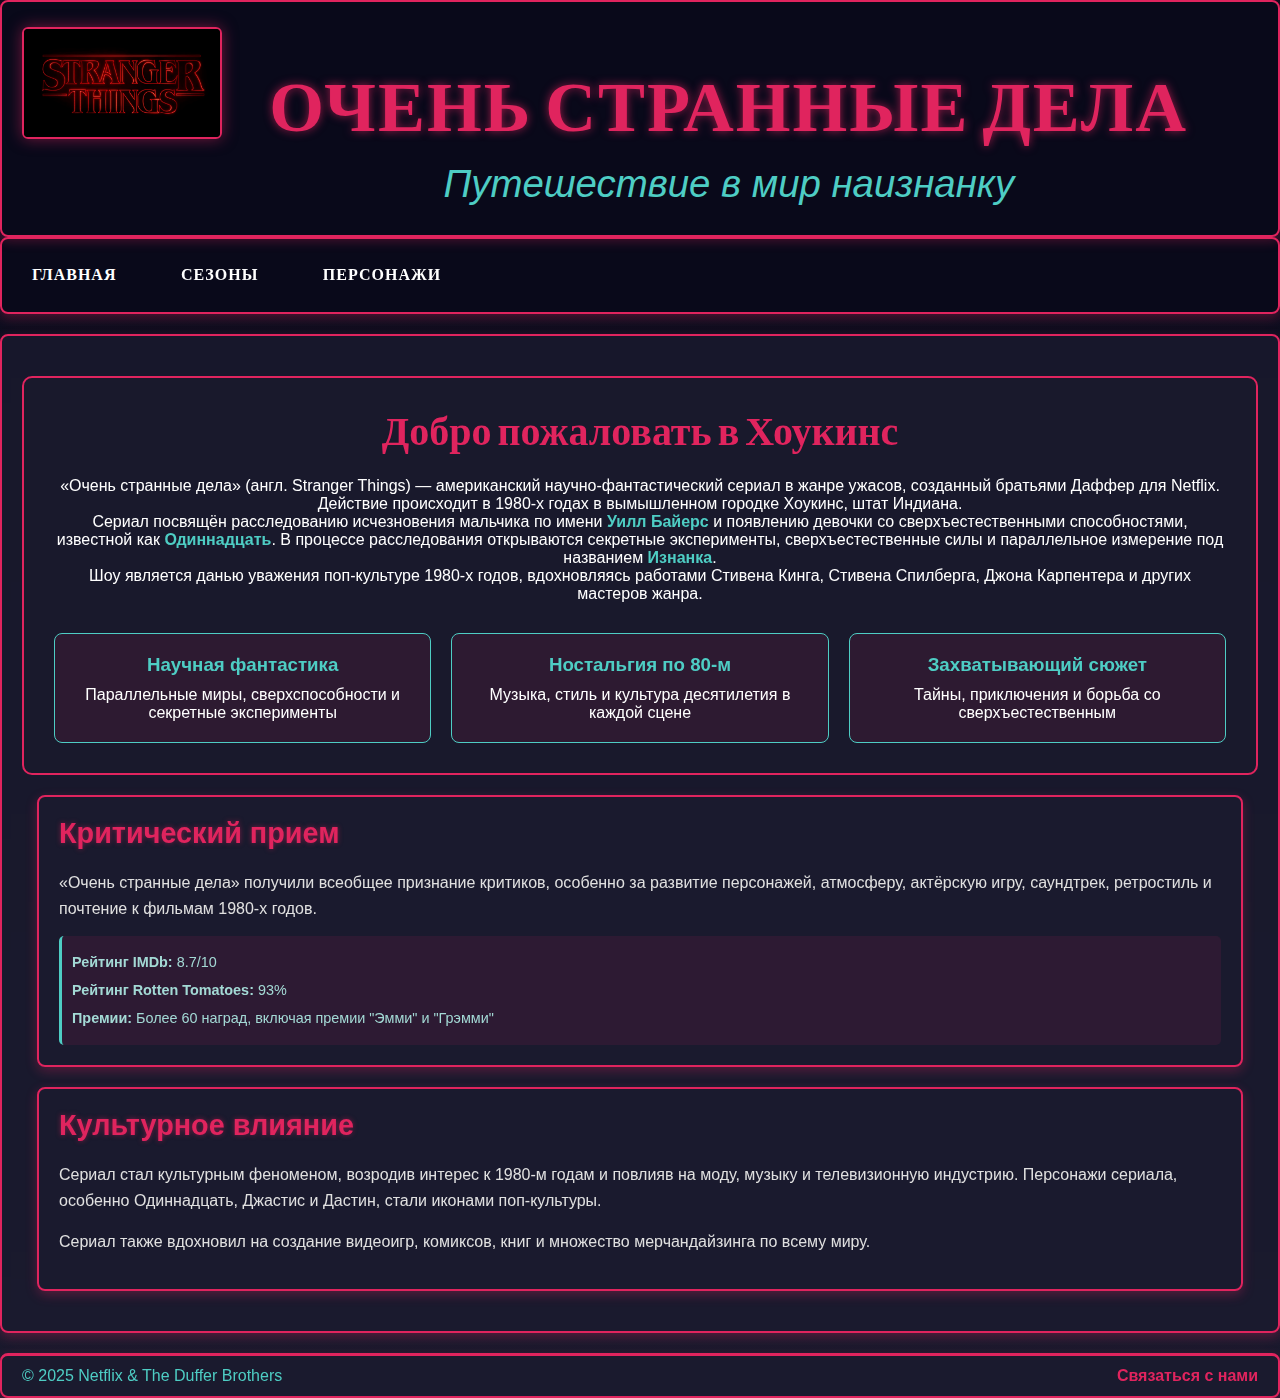
<file: index.html>
<!DOCTYPE html>
<html lang="ru">

<head>
    <meta charset="UTF-8">
    <meta name="viewport" content="width=device-width, initial-scale=1.0">
    <title>Очень странные дела - Главная</title>
    <link rel="stylesheet" href="style.css">
    <link href="https://fonts.googleapis.com/css2?family=Bebas+Neue&display=swap" rel="stylesheet">
</head>

<body>
    <header class="header">
        <div class="hover-underline">
            <img src="assets/stranger-logo.jpg" alt="Stranger Things Logo" class="header-image">
            <div class="header-text">
                <b>ОЧЕНЬ СТРАННЫЕ ДЕЛА</b>
                <p>Путешествие в мир наизнанку</p>
            </div>
        </div>
    </header>
    
    <nav class="top-menu">
        <ul class="animated-menu">
            <li><a href="index.html">Главная</a></li>
            <li><a href="seasons.html">Сезоны</a></li>
            <li><a href="characters.html">Персонажи</a></li>
        </ul>
    </nav>

    <div class="main">
        <div class="content_definition">
            <section class="intro-block">
                <h1>Добро пожаловать в Хоукинс</h1>
                <p>«Очень странные дела» (англ. Stranger Things) — американский научно-фантастический сериал в жанре ужасов, созданный братьями Даффер для Netflix. Действие происходит в 1980-х годах в вымышленном городке Хоукинс, штат Индиана.</p>
                
                <p>Сериал посвящён расследованию исчезновения мальчика по имени <span class="highlight">Уилл Байерс</span> и появлению девочки со сверхъестественными способностями, известной как <span class="highlight">Одиннадцать</span>. В процессе расследования открываются секретные эксперименты, сверхъестественные силы и параллельное измерение под названием <span class="highlight">Изнанка</span>.</p>
                
                <p>Шоу является данью уважения поп-культуре 1980-х годов, вдохновляясь работами Стивена Кинга, Стивена Спилберга, Джона Карпентера и других мастеров жанра.</p>
                
                <div class="features-grid">
                    <div class="feature-item">
                        <h3>Научная фантастика</h3>
                        <p>Параллельные миры, сверхспособности и секретные эксперименты</p>
                    </div>
                    <div class="feature-item">
                        <h3>Ностальгия по 80-м</h3>
                        <p>Музыка, стиль и культура десятилетия в каждой сцене</p>
                    </div>
                    <div class="feature-item">
                        <h3>Захватывающий сюжет</h3>
                        <p>Тайны, приключения и борьба со сверхъестественным</p>
                    </div>
                </div>
            </section>
            
            <section class="content-section">
                <h2>Критический прием</h2>
                <p>«Очень странные дела» получили всеобщее признание критиков, особенно за развитие персонажей, атмосферу, актёрскую игру, саундтрек, ретростиль и почтение к фильмам 1980-х годов.</p>
                
                <div class="season-info">
                    <p><strong>Рейтинг IMDb:</strong> 8.7/10</p>
                    <p><strong>Рейтинг Rotten Tomatoes:</strong> 93%</p>
                    <p><strong>Премии:</strong> Более 60 наград, включая премии "Эмми" и "Грэмми"</p>
                </div>
            </section>
            
            <section class="content-section">
                <h2>Культурное влияние</h2>
                <p>Сериал стал культурным феноменом, возродив интерес к 1980-м годам и повлияв на моду, музыку и телевизионную индустрию. Персонажи сериала, особенно Одиннадцать, Джастис и Дастин, стали иконами поп-культуры.</p>
                <p>Сериал также вдохновил на создание видеоигр, комиксов, книг и множество мерчандайзинга по всему миру.</p>
            </section>
        </div>
    </div>

    <footer class="footer">
        <p>&#169; 2025 Netflix & The Duffer Brothers</p>
        <a href="mailto:info@strangerthings.com">Связаться с нами</a>
    </footer>
</body>
</html>
</file>
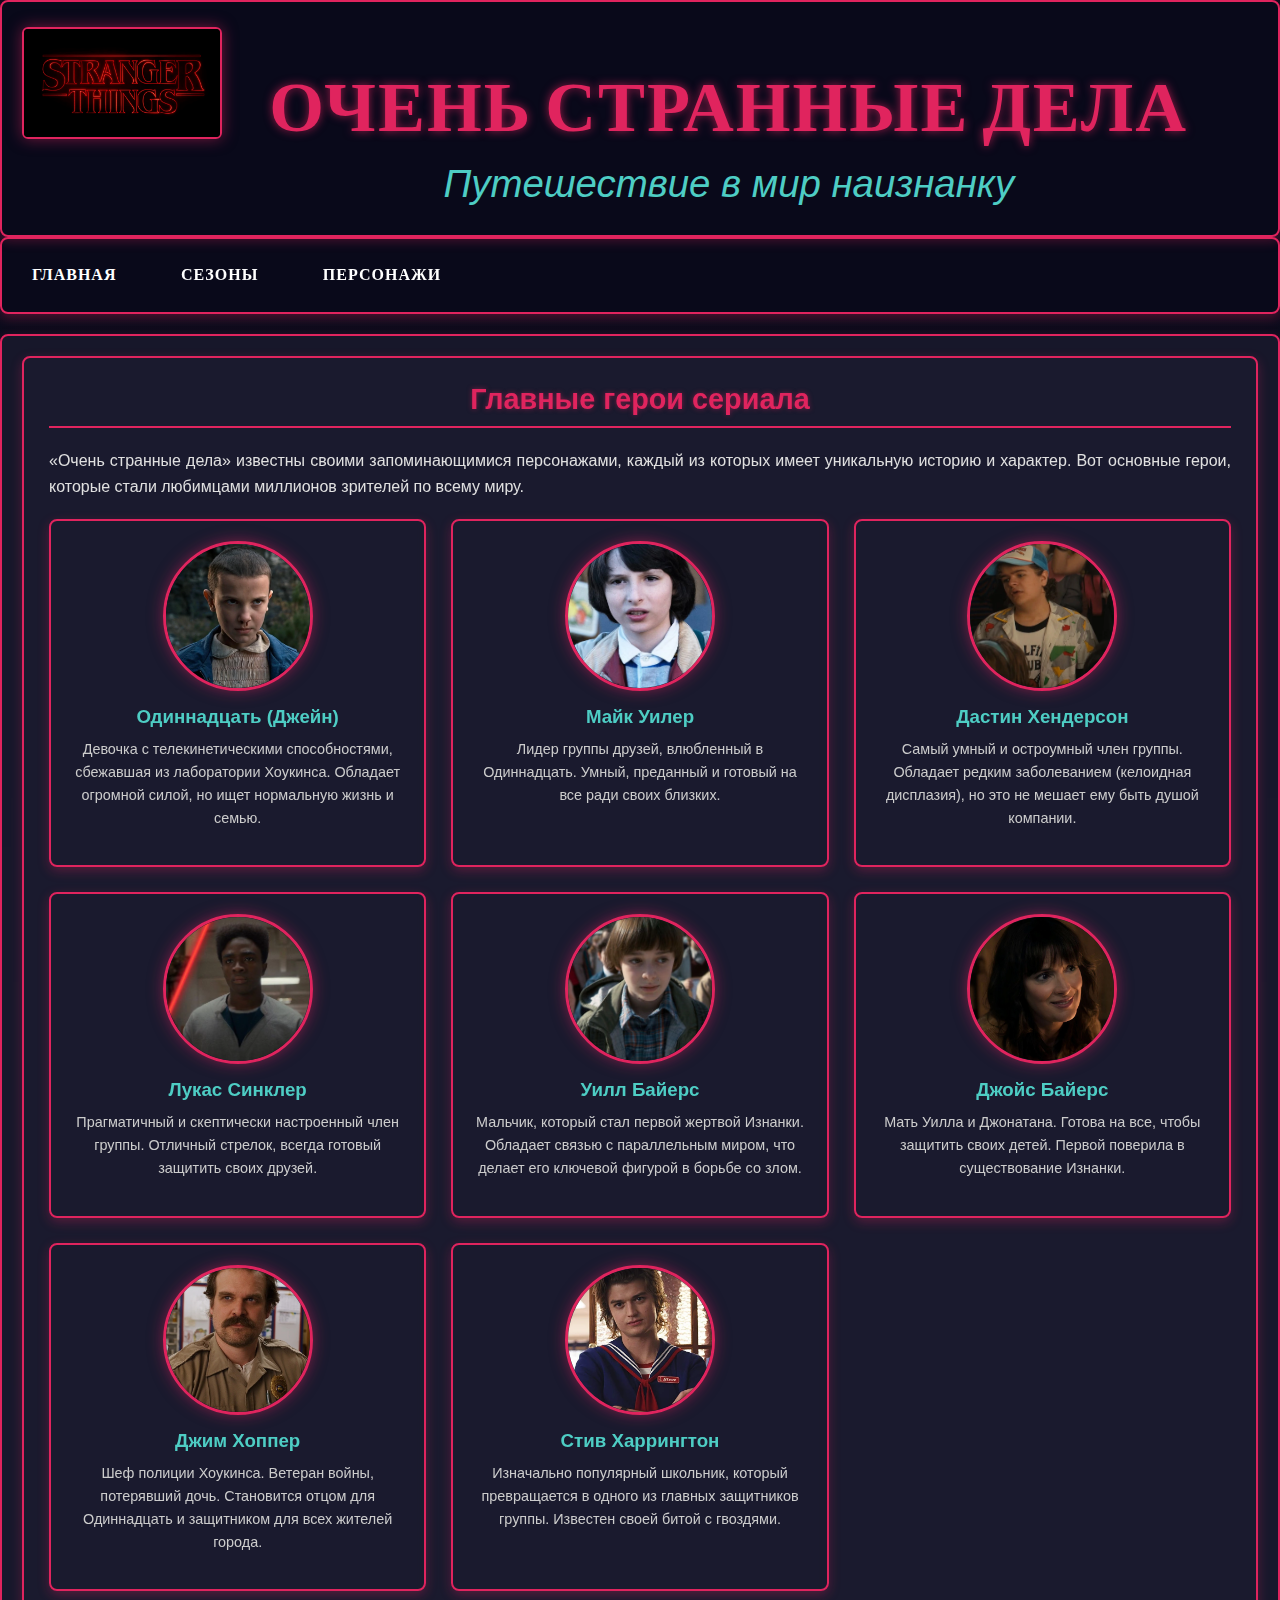
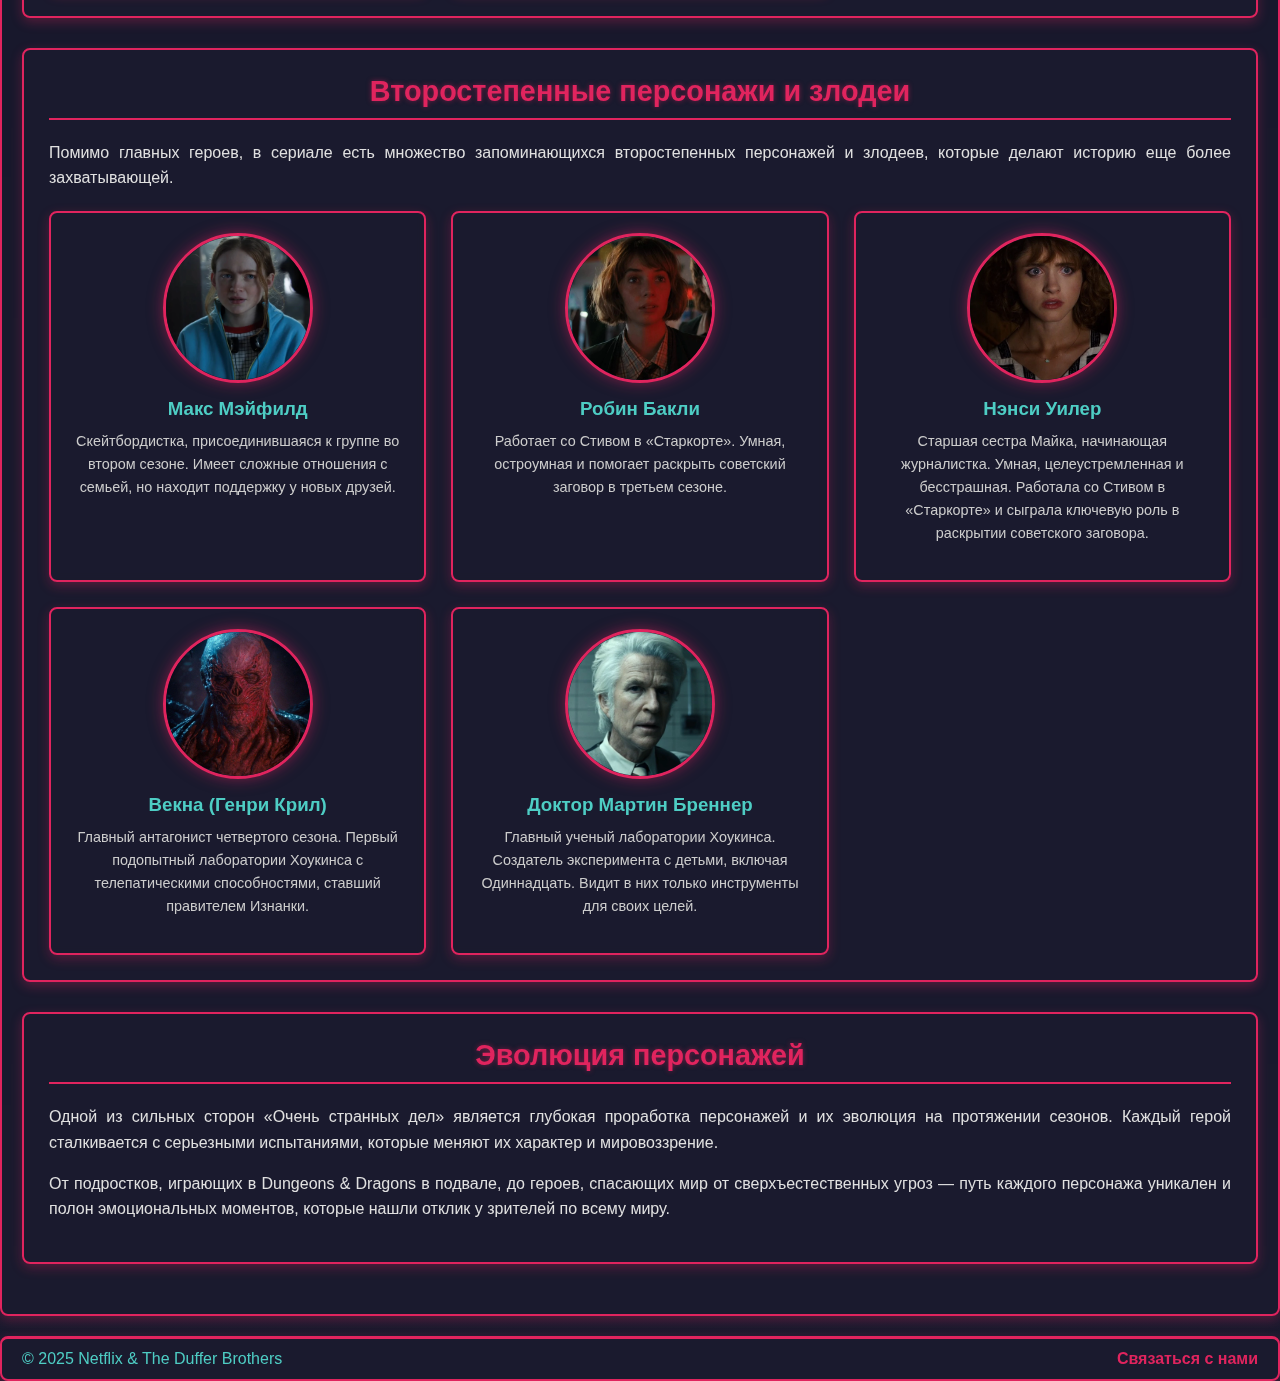
<file: characters.html>
<!DOCTYPE html>
<html lang="ru">

<head>
    <meta charset="UTF-8">
    <meta name="viewport" content="width=device-width, initial-scale=1.0">
    <title>Очень странные дела - Персонажи</title>
    <link rel="stylesheet" href="style.css">
    <link href="https://fonts.googleapis.com/css2?family=Bebas+Neue&display=swap" rel="stylesheet">
</head>

<body>
    <header class="header">
        <div class="hover-underline">
            <img src="assets/stranger-logo.jpg" alt="Stranger Things Logo" class="header-image">
            <div class="header-text">
                <b>ОЧЕНЬ СТРАННЫЕ ДЕЛА</b>
                <p>Путешествие в мир наизнанку</p>
            </div>
        </div>
    </header>
    
    <nav class="top-menu">
        <ul class="animated-menu">
            <li><a href="index.html">Главная</a></li>
            <li><a href="seasons.html">Сезоны</a></li>
            <li><a href="characters.html">Персонажи</a></li>
        </ul>
    </nav>

    <div class="main">
        <div class="content_definition">
            <div class="main-block">
                <h2>Главные герои сериала</h2>
                <p>«Очень странные дела» известны своими запоминающимися персонажами, каждый из которых имеет уникальную историю и характер. Вот основные герои, которые стали любимцами миллионов зрителей по всему миру.</p>
                
                <div class="character-grid">
                    <div class="character-card">
                        <div class="character-img">
                            <img src="assets/characters/eleven.jpg" alt="Одиннадцать">
                        </div>
                        <h3>Одиннадцать (Джейн)</h3>
                        <p>Девочка с телекинетическими способностями, сбежавшая из лаборатории Хоукинса. Обладает огромной силой, но ищет нормальную жизнь и семью.</p>
                    </div>
                    
                    <div class="character-card">
                        <div class="character-img">
                            <img src="assets/characters/mike.jpg" alt="Майк Уилер">
                        </div>
                        <h3>Майк Уилер</h3>
                        <p>Лидер группы друзей, влюбленный в Одиннадцать. Умный, преданный и готовый на все ради своих близких.</p>
                    </div>
                    
                    <div class="character-card">
                        <div class="character-img">
                            <img src="assets/characters/dustin.jpg" alt="Дастин Хендерсон">
                        </div>
                        <h3>Дастин Хендерсон</h3>
                        <p>Самый умный и остроумный член группы. Обладает редким заболеванием (келоидная дисплазия), но это не мешает ему быть душой компании.</p>
                    </div>
                    
                    <div class="character-card">
                        <div class="character-img">
                            <img src="assets/characters/lucas.jpg" alt="Лукас Синклер">
                        </div>
                        <h3>Лукас Синклер</h3>
                        <p>Прагматичный и скептически настроенный член группы. Отличный стрелок, всегда готовый защитить своих друзей.</p>
                    </div>
                    
                    <div class="character-card">
                        <div class="character-img">
                            <img src="assets/characters/will.jpg" alt="Уилл Байерс">
                        </div>
                        <h3>Уилл Байерс</h3>
                        <p>Мальчик, который стал первой жертвой Изнанки. Обладает связью с параллельным миром, что делает его ключевой фигурой в борьбе со злом.</p>
                    </div>
                    
                    <div class="character-card">
                        <div class="character-img">
                            <img src="assets/characters/joyce.jpg" alt="Джойс Байерс">
                        </div>
                        <h3>Джойс Байерс</h3>
                        <p>Мать Уилла и Джонатана. Готова на все, чтобы защитить своих детей. Первой поверила в существование Изнанки.</p>
                    </div>
                    
                    <div class="character-card">
                        <div class="character-img">
                            <img src="assets/characters/hopper.jpg" alt="Джим Хоппер">
                        </div>
                        <h3>Джим Хоппер</h3>
                        <p>Шеф полиции Хоукинса. Ветеран войны, потерявший дочь. Становится отцом для Одиннадцать и защитником для всех жителей города.</p>
                    </div>
                    
                    <div class="character-card">
                        <div class="character-img">
                            <img src="assets/characters/steve.jpg" alt="Стив Харрингтон">
                        </div>
                        <h3>Стив Харрингтон</h3>
                        <p>Изначально популярный школьник, который превращается в одного из главных защитников группы. Известен своей битой с гвоздями.</p>
                    </div>
                </div>
            </div>

            <div class="main-block">
                <h2>Второстепенные персонажи и злодеи</h2>
                <p>Помимо главных героев, в сериале есть множество запоминающихся второстепенных персонажей и злодеев, которые делают историю еще более захватывающей.</p>
                
                <div class="character-grid">
                    <div class="character-card">
                        <div class="character-img">
                            <img src="assets/characters/max.jpg" alt="Макс Мэйфилд">
                        </div>
                        <h3>Макс Мэйфилд</h3>
                        <p>Скейтбордистка, присоединившаяся к группе во втором сезоне. Имеет сложные отношения с семьей, но находит поддержку у новых друзей.</p>
                    </div>
                    
                    <div class="character-card">
                        <div class="character-img">
                            <img src="assets/characters/robin.jpg" alt="Робин Бакли">
                        </div>
                        <h3>Робин Бакли</h3>
                        <p>Работает со Стивом в «Старкорте». Умная, остроумная и помогает раскрыть советский заговор в третьем сезоне.</p>
                    </div>

                    <div class="character-card">
                        <div class="character-img">
                            <img src="assets/characters/nensi.jpg" alt="Нэнси Уилер">
                        </div>
                        <h3>Нэнси Уилер</h3>
                        <p>Старшая сестра Майка, начинающая журналистка. Умная, целеустремленная и бесстрашная. Работала со Стивом в «Старкорте» и сыграла ключевую роль в раскрытии советского заговора.</p>
                    </div>
                    
                    <div class="character-card">
                        <div class="character-img">
                            <img src="assets/characters/vecna.jpg" alt="Векна">
                        </div>
                        <h3>Векна (Генри Крил)</h3>
                        <p>Главный антагонист четвертого сезона. Первый подопытный лаборатории Хоукинса с телепатическими способностями, ставший правителем Изнанки.</p>
                    </div>
                    
                    <div class="character-card">
                        <div class="character-img">
                            <img src="assets/characters/brenner.jpg" alt="Доктор Бреннер">
                        </div>
                        <h3>Доктор Мартин Бреннер</h3>
                        <p>Главный ученый лаборатории Хоукинса. Создатель эксперимента с детьми, включая Одиннадцать. Видит в них только инструменты для своих целей.</p>
                    </div>

                </div>
            </div>
            
            <div class="main-block">
                <h2>Эволюция персонажей</h2>
                <p>Одной из сильных сторон «Очень странных дел» является глубокая проработка персонажей и их эволюция на протяжении сезонов. Каждый герой сталкивается с серьезными испытаниями, которые меняют их характер и мировоззрение.</p>
                
                <p>От подростков, играющих в Dungeons & Dragons в подвале, до героев, спасающих мир от сверхъестественных угроз — путь каждого персонажа уникален и полон эмоциональных моментов, которые нашли отклик у зрителей по всему миру.</p>
            </div>
        </div>
    </div>

    <footer class="footer">
        <p>&#169; 2025 Netflix & The Duffer Brothers</p>
        <a href="mailto:info@strangerthings.com">Связаться с нами</a>
    </footer>
</body>
</html>
</file>
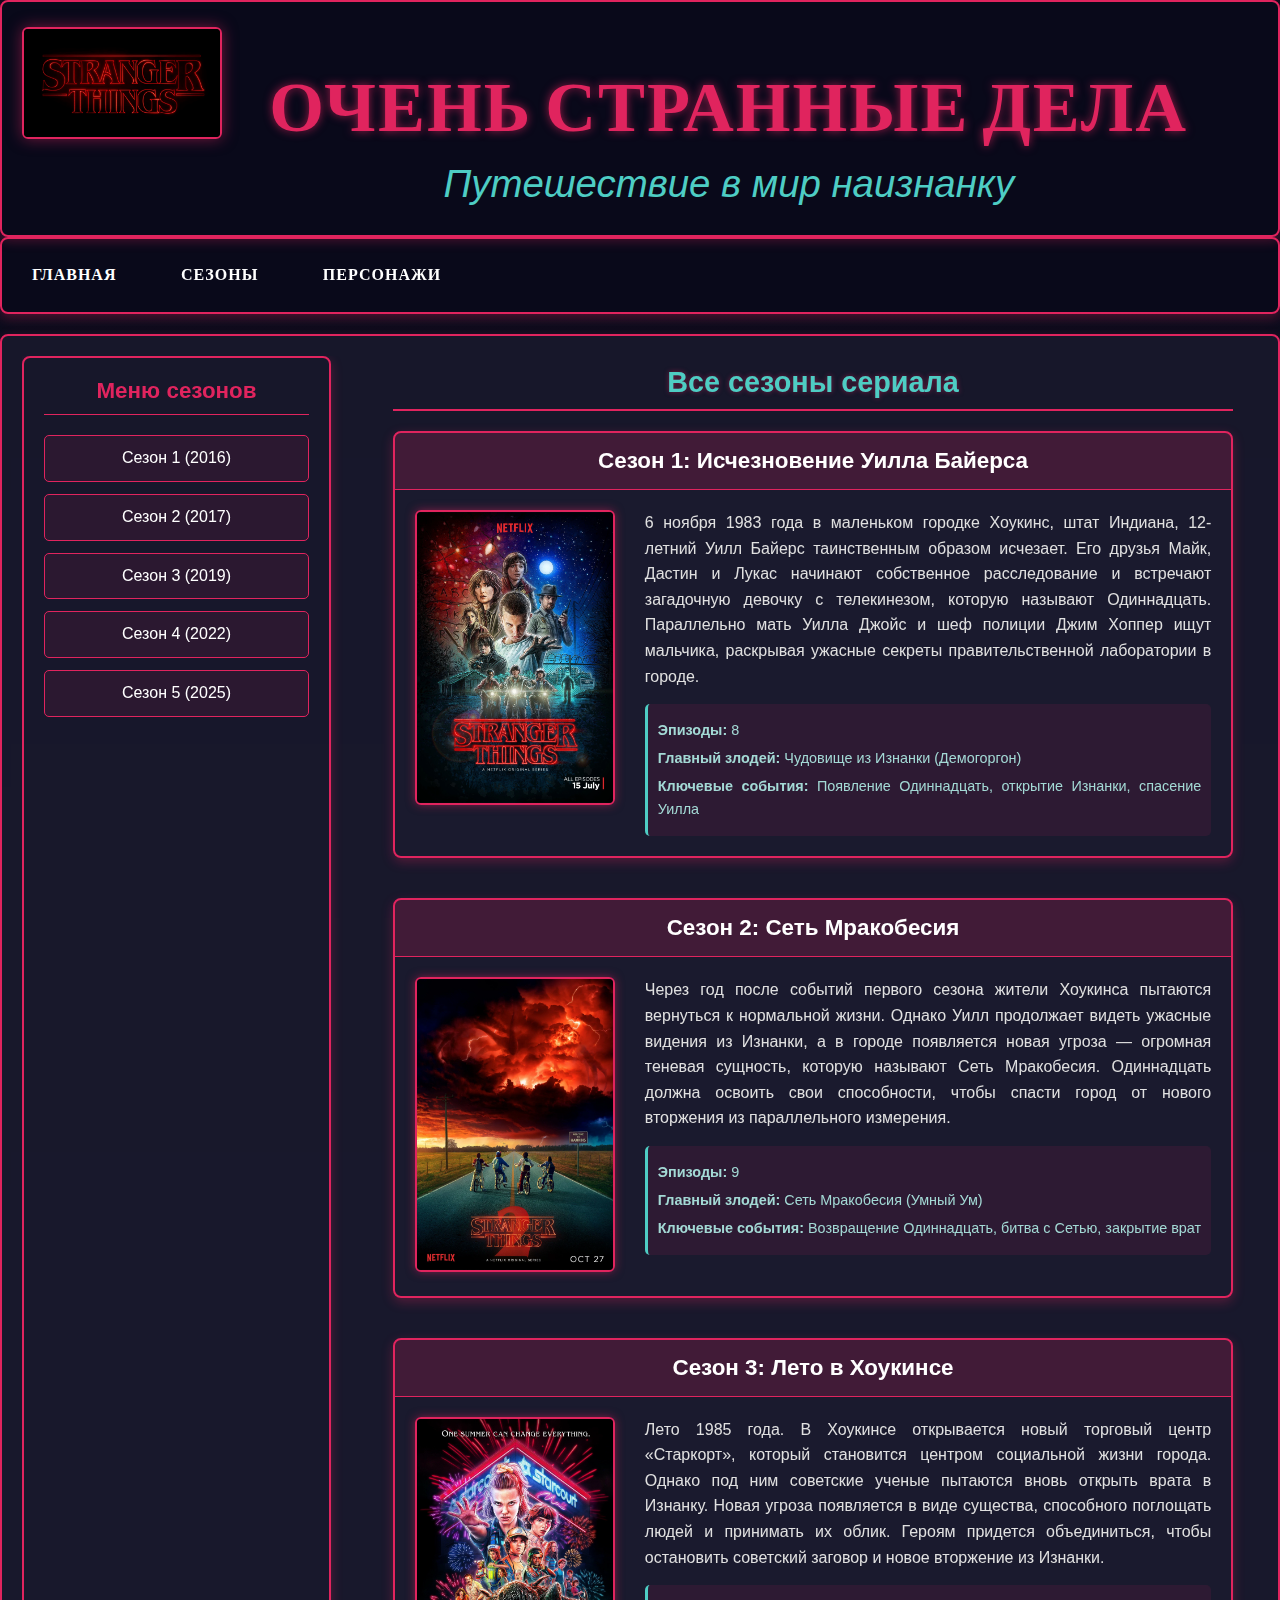
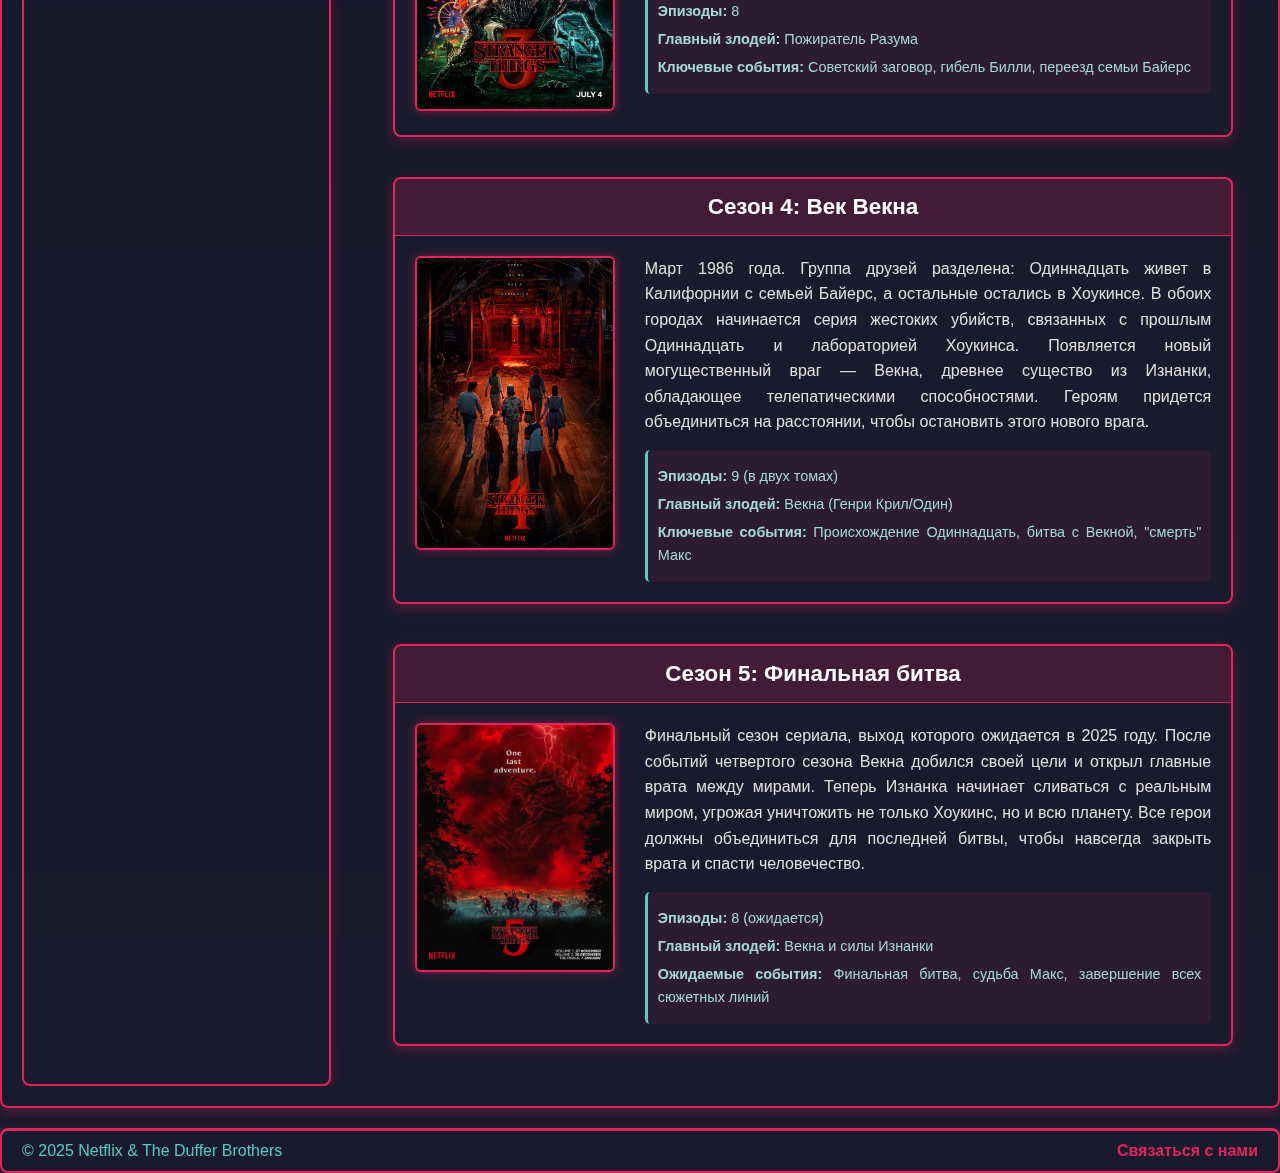
<file: seasons.html>
<!DOCTYPE html>
<html lang="ru">

<head>
    <meta charset="UTF-8">
    <meta name="viewport" content="width=device-width, initial-scale=1.0">
    <title>Очень странные дела - Сезоны</title>
    <link rel="stylesheet" href="style.css">
    <link href="https://fonts.googleapis.com/css2?family=Bebas+Neue&display=swap" rel="stylesheet">
</head>

<body>
    <header class="header">
        <div class="hover-underline">
            <img src="assets/stranger-logo.jpg" alt="Stranger Things Logo" class="header-image">
            <div class="header-text">
                <b>ОЧЕНЬ СТРАННЫЕ ДЕЛА</b>
                <p>Путешествие в мир наизнанку</p>
            </div>
        </div>
    </header>
    
    <nav class="top-menu">
        <ul class="animated-menu">
            <li><a href="index.html">Главная</a></li>
            <li><a href="seasons.html">Сезоны</a></li>
            <li><a href="characters.html">Персонажи</a></li>
        </ul>
    </nav>

    <div class="main">
        <div class="content_definition">
            <div class="seasons-container">
                <div class="left-menu">
                    <h3>Меню сезонов</h3>
                    <ul class="seasons-sidebar">
                        <li><a href="#season1">Сезон 1 (2016)</a></li>
                        <li><a href="#season2">Сезон 2 (2017)</a></li>
                        <li><a href="#season3">Сезон 3 (2019)</a></li>
                        <li><a href="#season4">Сезон 4 (2022)</a></li>
                        <li><a href="#season5">Сезон 5 (2025)</a></li>
                    </ul>
                </div>
                
                <div class="right-content">
                    <h2>Все сезоны сериала</h2>
                    
                    <div class="season-item" id="season1">
                        <div class="season-header">
                            <h3>Сезон 1: Исчезновение Уилла Байерса</h3>
                        </div>
                        <div class="season-content">
                            <div class="season-poster">
                                <img src="assets/seasons/season1-poster.jpg" alt="Сезон 1" width="200" height="300">
                            </div>
                            <div class="season-description">
                                <p>6 ноября 1983 года в маленьком городке Хоукинс, штат Индиана, 12-летний Уилл Байерс таинственным образом исчезает. Его друзья Майк, Дастин и Лукас начинают собственное расследование и встречают загадочную девочку с телекинезом, которую называют Одиннадцать. Параллельно мать Уилла Джойс и шеф полиции Джим Хоппер ищут мальчика, раскрывая ужасные секреты правительственной лаборатории в городе.</p>
                                <div class="season-info">
                                    <p><strong>Эпизоды:</strong> 8</p>
                                    <p><strong>Главный злодей:</strong> Чудовище из Изнанки (Демогоргон)</p>
                                    <p><strong>Ключевые события:</strong> Появление Одиннадцать, открытие Изнанки, спасение Уилла</p>
                                </div>
                            </div>
                        </div>
                    </div>
                    
                    <div class="season-item" id="season2">
                        <div class="season-header">
                            <h3>Сезон 2: Сеть Мракобесия</h3>
                        </div>
                        <div class="season-content">
                            <div class="season-poster">
                                <img src="assets/seasons/season2-poster.jpg" alt="Сезон 2" width="200" height="300">
                            </div>
                            <div class="season-description">
                                <p>Через год после событий первого сезона жители Хоукинса пытаются вернуться к нормальной жизни. Однако Уилл продолжает видеть ужасные видения из Изнанки, а в городе появляется новая угроза — огромная теневая сущность, которую называют Сеть Мракобесия. Одиннадцать должна освоить свои способности, чтобы спасти город от нового вторжения из параллельного измерения.</p>
                                <div class="season-info">
                                    <p><strong>Эпизоды:</strong> 9</p>
                                    <p><strong>Главный злодей:</strong> Сеть Мракобесия (Умный Ум)</p>
                                    <p><strong>Ключевые события:</strong> Возвращение Одиннадцать, битва с Сетью, закрытие врат</p>
                                </div>
                            </div>
                        </div>
                    </div>
                    
                    <div class="season-item" id="season3">
                        <div class="season-header">
                            <h3>Сезон 3: Лето в Хоукинсе</h3>
                        </div>
                        <div class="season-content">
                            <div class="season-poster">
                                <img src="assets/seasons/season3-poster.jpg" alt="Сезон 3" width="200" height="300">
                            </div>
                            <div class="season-description">
                                <p>Лето 1985 года. В Хоукинсе открывается новый торговый центр «Старкорт», который становится центром социальной жизни города. Однако под ним советские ученые пытаются вновь открыть врата в Изнанку. Новая угроза появляется в виде существа, способного поглощать людей и принимать их облик. Героям придется объединиться, чтобы остановить советский заговор и новое вторжение из Изнанки.</p>
                                <div class="season-info">
                                    <p><strong>Эпизоды:</strong> 8</p>
                                    <p><strong>Главный злодей:</strong> Пожиратель Разума</p>
                                    <p><strong>Ключевые события:</strong> Советский заговор, гибель Билли, переезд семьи Байерс</p>
                                </div>
                            </div>
                        </div>
                    </div>
                    
                    <div class="season-item" id="season4">
                        <div class="season-header">
                            <h3>Сезон 4: Век Векна</h3>
                        </div>
                        <div class="season-content">
                            <div class="season-poster">
                                <img src="assets/seasons/season4-poster.jpg" alt="Сезон 4" width="200" height="300">
                            </div>
                            <div class="season-description">
                                <p>Март 1986 года. Группа друзей разделена: Одиннадцать живет в Калифорнии с семьей Байерс, а остальные остались в Хоукинсе. В обоих городах начинается серия жестоких убийств, связанных с прошлым Одиннадцать и лабораторией Хоукинса. Появляется новый могущественный враг — Векна, древнее существо из Изнанки, обладающее телепатическими способностями. Героям придется объединиться на расстоянии, чтобы остановить этого нового врага.</p>
                                <div class="season-info">
                                    <p><strong>Эпизоды:</strong> 9 (в двух томах)</p>
                                    <p><strong>Главный злодей:</strong> Векна (Генри Крил/Один)</p>
                                    <p><strong>Ключевые события:</strong> Происхождение Одиннадцать, битва с Векной, "смерть" Макс</p>
                                </div>
                            </div>
                        </div>
                    </div>
                    
                    <div class="season-item" id="season5">
                        <div class="season-header">
                            <h3>Сезон 5: Финальная битва</h3>
                        </div>
                        <div class="season-content">
                            <div class="season-poster">
                                <img src="assets/seasons/season5-poster.jpg" alt="Сезон 5" width="200" height="300">
                            </div>
                            <div class="season-description">
                                <p>Финальный сезон сериала, выход которого ожидается в 2025 году. После событий четвертого сезона Векна добился своей цели и открыл главные врата между мирами. Теперь Изнанка начинает сливаться с реальным миром, угрожая уничтожить не только Хоукинс, но и всю планету. Все герои должны объединиться для последней битвы, чтобы навсегда закрыть врата и спасти человечество.</p>
                                <div class="season-info">
                                    <p><strong>Эпизоды:</strong> 8 (ожидается)</p>
                                    <p><strong>Главный злодей:</strong> Векна и силы Изнанки</p>
                                    <p><strong>Ожидаемые события:</strong> Финальная битва, судьба Макс, завершение всех сюжетных линий</p>
                                </div>
                            </div>
                        </div>
                    </div>
                </div>
            </div>
        </div>
    </div>

    <footer class="footer">
        <p>&#169; 2025 Netflix & The Duffer Brothers</p>
        <a href="mailto:info@strangerthings.com">Связаться с нами</a>
    </footer>
</body>
</html>
</file>
<file: style.css>
/* основные стили для сайта "Очень странные дела" */

* {
    -webkit-box-sizing: border-box;
    -moz-box-sizing: border-box;
    box-sizing: border-box;
    margin: 0;
    padding: 0;
}

body {
    min-height: 100vh;
    background: #0a0a1a;
    background-image: linear-gradient(to bottom, #0a0a1a, #1a1a2e);
    font-family: 'Segoe UI', Tahoma, Geneva, Verdana, sans-serif;
    color: #ffffff;
}

.header, .top-menu, .content_definition, 
.content-section, .footer, .left-menu,
.season-item, .main-block, .character-card {
    border: 2px solid #e0245e;
    border-radius: 8px;
    box-shadow: 0 4px 12px rgba(224, 36, 94, 0.3);
}

.header {
    width: 100%;
    overflow: hidden;
    padding: 10px 20px;
    background: rgba(10, 10, 26, 0.95);
    position: relative;
}

.header-image {
    float: left;
    width: 20%;
    max-width: 200px;
    height: auto;
    margin-right: 2%;
    border: 2px solid #e0245e;
    border-radius: 6px;
    box-shadow: 0 0 15px rgba(224, 36, 94, 0.5);
}

.header-text {
    float: left;
    width: 78%;
    text-align: center;
    margin-top: 40px;
}

.header-text b {
    font-size: 2.2em;
    margin-bottom: 10px;
    color: #e0245e;
    display: block;
    text-shadow: 0 0 10px rgba(224, 36, 94, 0.7);
    letter-spacing: 2px;
    font-family: 'Bebas Neue', cursive;
}

.header-text p {
    font-size: 1.2em;
    color: #4ecdc4;
    font-style: italic;
}

.main {
    width: 100%;
    text-align: center;
}

.top-menu {
    width: 100%;
    background: rgba(10, 10, 26, 0.95);
    padding: 15px 0;
    text-align: left;
}

/* анимированное меню в стиле сериала */

.animated-menu {
    text-align: left;
    padding: 0;
}

.animated-menu li {
    list-style: none;
    display: inline-block;
    margin: 0 5px;
}

.animated-menu a {
    position: relative;
    display: inline-block;
    text-transform: uppercase;
    padding: 12px 25px;
    text-decoration: none;
    color: #fff;
    font-size: 16px;
    font-weight: 700;
    transition: .5s;
    z-index: 1;
    letter-spacing: 1px;
    font-family: 'Bebas Neue', cursive;
}

.animated-menu a:before {
    content: '';
    position: absolute;
    top: 0;
    left: 0;
    width: 100%;
    height: 100%;
    border-top: 2px solid #e0245e;
    border-bottom: 2px solid #e0245e;
    transform: scaleY(2);
    opacity: 0;
    transition: .5s;
}

.animated-menu a:after {
    content: '';
    position: absolute;
    top: 2px;
    left: 0;
    width: 100%;
    height: 100%;
    background: linear-gradient(45deg, #e0245e, #1a1a2e);
    transform: scale(0);
    opacity: 0;
    transition: .5s;
    z-index: -1;
}

.animated-menu a:hover {
    color: #fff;
    text-shadow: 0 0 10px rgba(255, 255, 255, 0.8);
}

.animated-menu a:hover:before {
    transform: scaleY(1);
    opacity: 1;
}

.animated-menu a:hover:after {
    transform: scaleY(1);
    opacity: 1;
}

.animated-menu li:nth-child(1) a:after { background: linear-gradient(45deg, #e0245e, #9b1b4a); }
.animated-menu li:nth-child(2) a:after { background: linear-gradient(45deg, #4ecdc4, #1a1a2e); }
.animated-menu li:nth-child(3) a:after { background: linear-gradient(45deg, #ff6b6b, #e0245e); }

/* линия в заголовке градиентная */

.hover-underline {
    font-size: 2rem;
    color: #ffffff;
    position: relative;
    display: inline-block;
    text-align: center;
    margin: 5px 0;
    padding: 10px 0;
    width: 100%;
}

.hover-underline::after, .hover-underline::before {
    content: '';
    position: absolute;
    width: 100%;
    height: 2px;
    background: linear-gradient(to right, #1a1a2e, #e0245e, #4ecdc4);
    bottom: -5px;
    left: 0;
    transform: scaleX(0);
    transform-origin: right;
    transition: transform 0.4s ease-out;
}

.hover-underline::before {
    top: -5px;
    transform-origin: left;
}

.hover-underline:hover::after, .hover-underline:hover::before {
    transform: scaleX(1);
}

/* Общие стили контента */

.content_definition, .content-section, .season-item, .main-block, .character-card {
    background: rgba(26, 26, 46, 0.8);
    backdrop-filter: blur(5px);
}

.content_definition {
    margin: 20px 0;
    padding: 20px;
}

.content-section {
    margin: 20px 0;
    padding: 20px;
    text-align: left;
}

.content-section:nth-child(2), .content-section:nth-child(3) {
    margin-left: 15px; 
    margin-right: 15px;
}

.block-header {
    padding: 20px;
}

.content-section h2, .right-content h2, .main-block h2 {
    color: #e0245e;
    margin-bottom: 20px;
    font-size: 1.8rem;
    text-shadow: 0 0 5px rgba(224, 36, 94, 0.5);
}

.content-section h3, .season-header h3, .content-block h3 {
    color: #4ecdc4;
    margin-bottom: 15px;
    font-size: 1.4rem;
}

.content-section p, .season-description p, .main-block p {
    line-height: 1.6;
    margin-bottom: 15px;
    color: #e0e0e0;
    word-wrap: break-word;
}

/* Футер */
.footer {
    padding: 20px;
    margin-top: 10px;
    overflow: hidden;
    background: #1a1a2e;
    text-align: center;
    position: relative;
    border-top: 3px solid #e0245e;
}

.footer p {
    display: inline-block;
    margin: 0;
    position: absolute;
    left: 20px;
    top: 50%;
    transform: translateY(-50%);
    color: #4ecdc4;
}

.footer a {
    text-decoration: none;
    color: #e0245e;
    position: absolute;
    right: 20px;
    top: 50%;
    transform: translateY(-50%);
    font-weight: bold;
    transition: color 0.3s ease;
}

.footer a:hover {
    color: #ff6b6b;
    text-shadow: 0 0 5px rgba(255, 107, 107, 0.7);
}

/* Стили для страницы сезонов */
.seasons-container {
    width: 100%;
    overflow: hidden;
    position: relative;
    min-height: 600px;
}

.left-menu {
    width: 25%;
    position: absolute;
    left: 0;
    top: 0;
    bottom: 0;
    padding: 20px;
    margin-right: 5%;
    height: auto;
}

.left-menu h3 {
    color: #e0245e;
    margin-bottom: 20px;
    font-size: 1.4rem;
    text-align: center;
    border-bottom: 1px solid #e0245e;
    padding-bottom: 10px;
}

.seasons-sidebar {
    list-style: none;
    padding: 0;
    margin: 0;
}

.seasons-sidebar li {
    margin-bottom: 12px;
    display: block;
}

.seasons-sidebar a {
    color: #ffffff;
    text-decoration: none;
    padding: 12px 10px;
    border: 1px solid #e0245e;
    border-radius: 5px;
    display: block;
    transition: all 0.3s ease;
    background: rgba(224, 36, 94, 0.1);
    text-align: center;
    font-size: 1rem;
    word-wrap: break-word;
    line-height: 1.3;
}

.seasons-sidebar a:hover {
    background: rgba(224, 36, 94, 0.3);
    color: #4ecdc4;
    border-color: #4ecdc4;
    transform: translateY(-2px);
    box-shadow: 0 5px 15px rgba(224, 36, 94, 0.4);
}

.right-content {
    width: 68%;
    margin-left: 30%;
    min-height: 600px;
    padding-top: 10px;
}

.right-content h2 {
    border-bottom: 2px solid #e0245e;
    padding-bottom: 10px;
    color: #4ecdc4;
}

.season-item {
    margin-bottom: 40px;
    padding: 0;
    overflow: hidden;
    transition: transform 0.3s ease;
}

.season-item:hover {
    transform: translateY(-5px);
}

.season-header {
    background: rgba(224, 36, 94, 0.2);
    padding: 15px 20px;
    border-bottom: 1px solid #e0245e;
}

.season-header h3 {
    margin: 0;
    color: #fff;
}

.season-content {
    padding: 20px;
    overflow: hidden;
}

.season-poster {
    width: 200px;
    float: left;
    margin-right: 25px;
}

.season-poster img {
    width: 100%;
    height: auto;
    border: 2px solid #e0245e;
    border-radius: 6px;
    max-width: 100%;
    box-shadow: 0 0 10px rgba(224, 36, 94, 0.5);
}

.season-description {
    margin-left: 230px;
}

.season-description p {
    margin: 0;
    text-align: justify;
}

.season-info {
    margin-top: 15px;
    padding: 10px;
    background: rgba(224, 36, 94, 0.1);
    border-radius: 5px;
    border-left: 3px solid #4ecdc4;
}

.season-info p {
    margin: 5px 0;
    font-size: 0.9em;
    color: #a3d9d5;
}

/* Стили для страницы персонажей */
.main-block {
    padding: 25px;
    margin-bottom: 30px;
    overflow: hidden;
    min-height: 200px;
}

.main-block h2 {
    color: #e0245e;
    border-bottom: 2px solid #e0245e;
    padding-bottom: 10px;
}

.main-block p {
    text-align: justify;
}

.character-grid {
    display: grid;
    grid-template-columns: repeat(auto-fill, minmax(300px, 1fr));
    gap: 25px;
    margin-top: 20px;
}

.character-card {
    padding: 20px;
    text-align: center;
    transition: all 0.3s ease;
}

.character-card:hover {
    transform: scale(1.03);
    box-shadow: 0 8px 20px rgba(224, 36, 94, 0.4);
}

.character-img {
    width: 150px;
    height: 150px;
    border-radius: 50%;
    border: 3px solid #e0245e;
    margin: 0 auto 15px;
    overflow: hidden;
    box-shadow: 0 0 15px rgba(224, 36, 94, 0.5);
}

.character-img img {
    width: 100%;
    height: 100%;
    object-fit: cover;
}

.character-card h3 {
    color: #4ecdc4;
    margin: 10px 0;
}

.character-card p {
    font-size: 0.9em;
    color: #ccc;
    text-align: center;
}

/* Стили для главной страницы */
.intro-block {
    padding: 30px;
    margin: 20px 0;
    background: rgba(26, 26, 46, 0.9);
    border: 2px solid #e0245e;
    border-radius: 10px;
}

.intro-block h1 {
    color: #e0245e;
    font-size: 2.5em;
    margin-bottom: 20px;
    text-align: center;
    font-family: 'Bebas Neue', cursive;
}

.highlight {
    color: #4ecdc4;
    font-weight: bold;
}

.features-grid {
    display: grid;
    grid-template-columns: repeat(auto-fit, minmax(250px, 1fr));
    gap: 20px;
    margin-top: 30px;
}

.feature-item {
    padding: 20px;
    background: rgba(224, 36, 94, 0.1);
    border-radius: 8px;
    border: 1px solid #4ecdc4;
}

.feature-item h3 {
    color: #4ecdc4;
    margin-bottom: 10px;
}

/* Адаптивность */
@media (max-width: 768px) {
    .header-image {
        width: 30%;
    }
    
    .header-text {
        width: 68%;
        margin-top: 20px;
    }
    
    .header-text b {
        font-size: 1.5em;
    }
    
    .animated-menu li {
        display: block;
        margin: 5px 0;
    }
    
    .left-menu {
        position: relative;
        width: 100%;
        margin-bottom: 20px;
    }
    
    .right-content {
        width: 100%;
        margin-left: 0;
    }
    
    .season-poster {
        float: none;
        margin: 0 auto 15px;
        width: 70%;
    }
    
    .season-description {
        margin-left: 0;
    }
    
    .character-grid {
        grid-template-columns: 1fr;
    }
}
</file>
